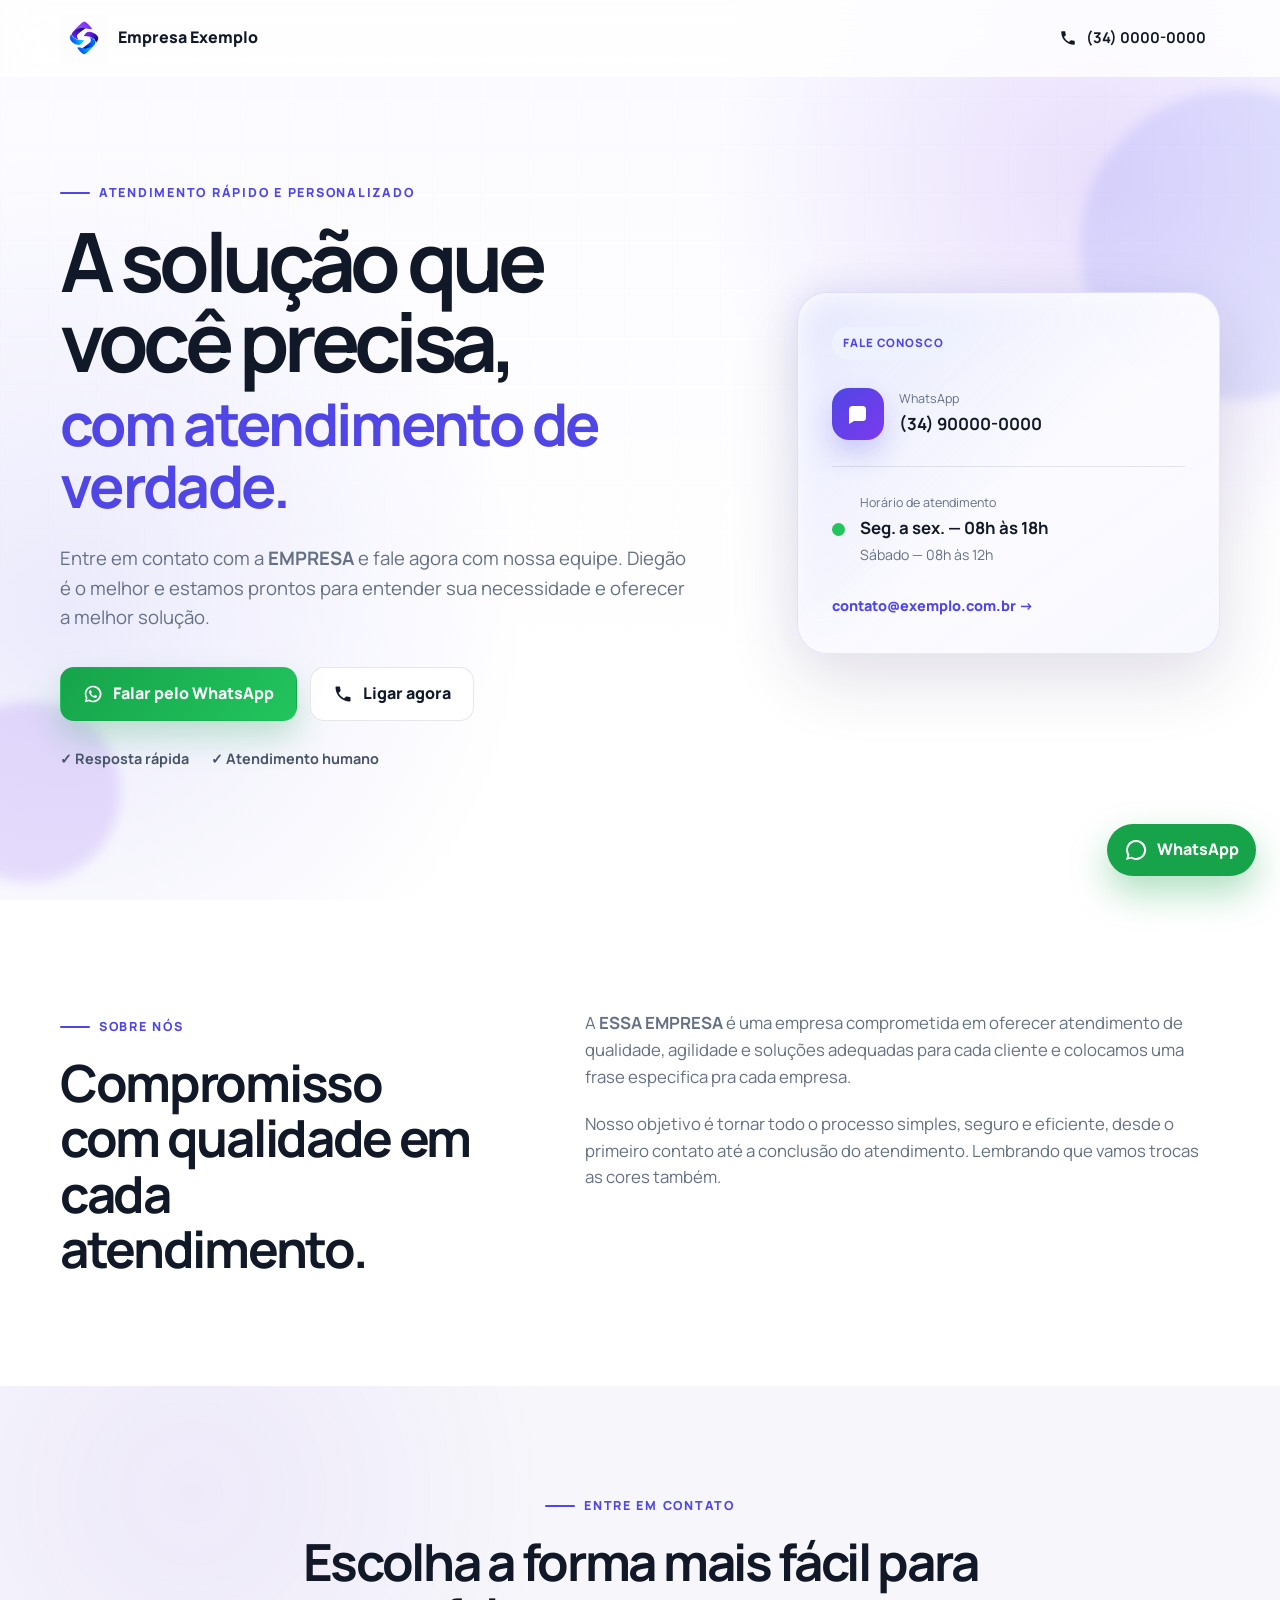
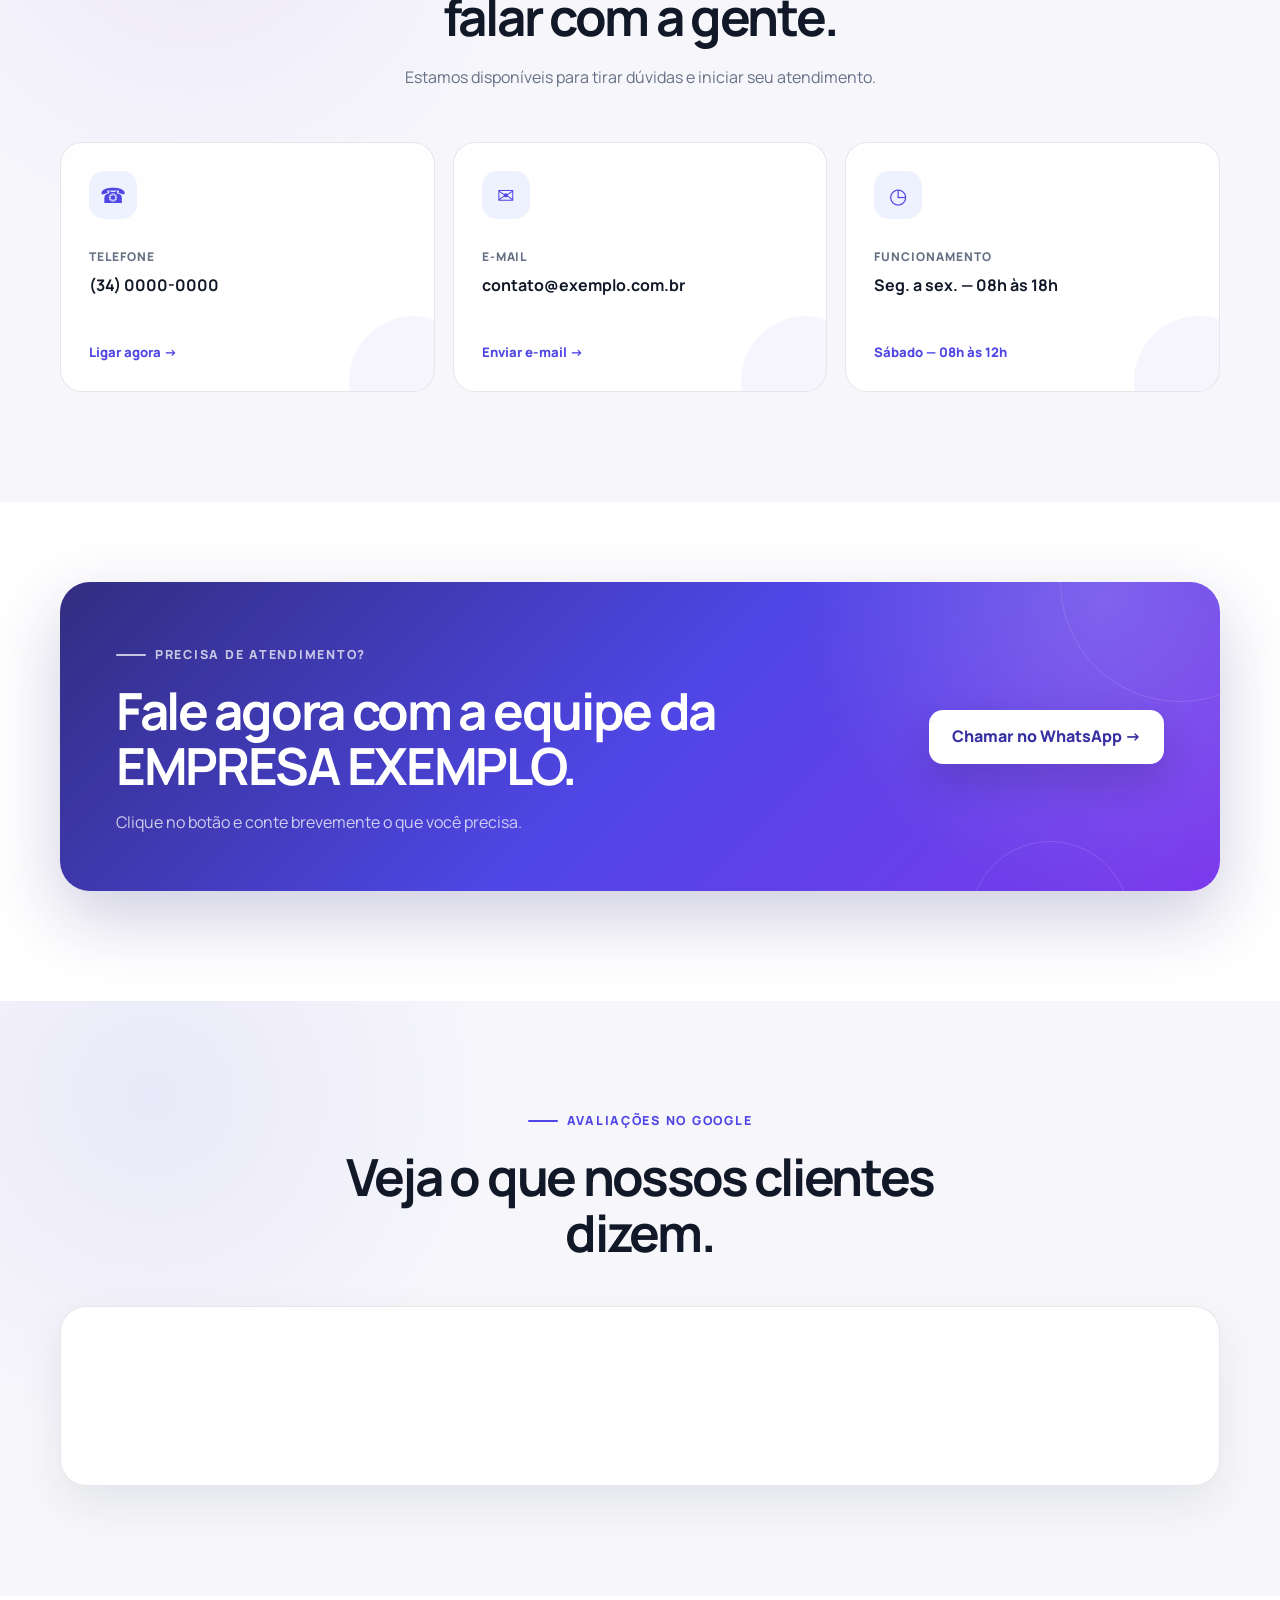
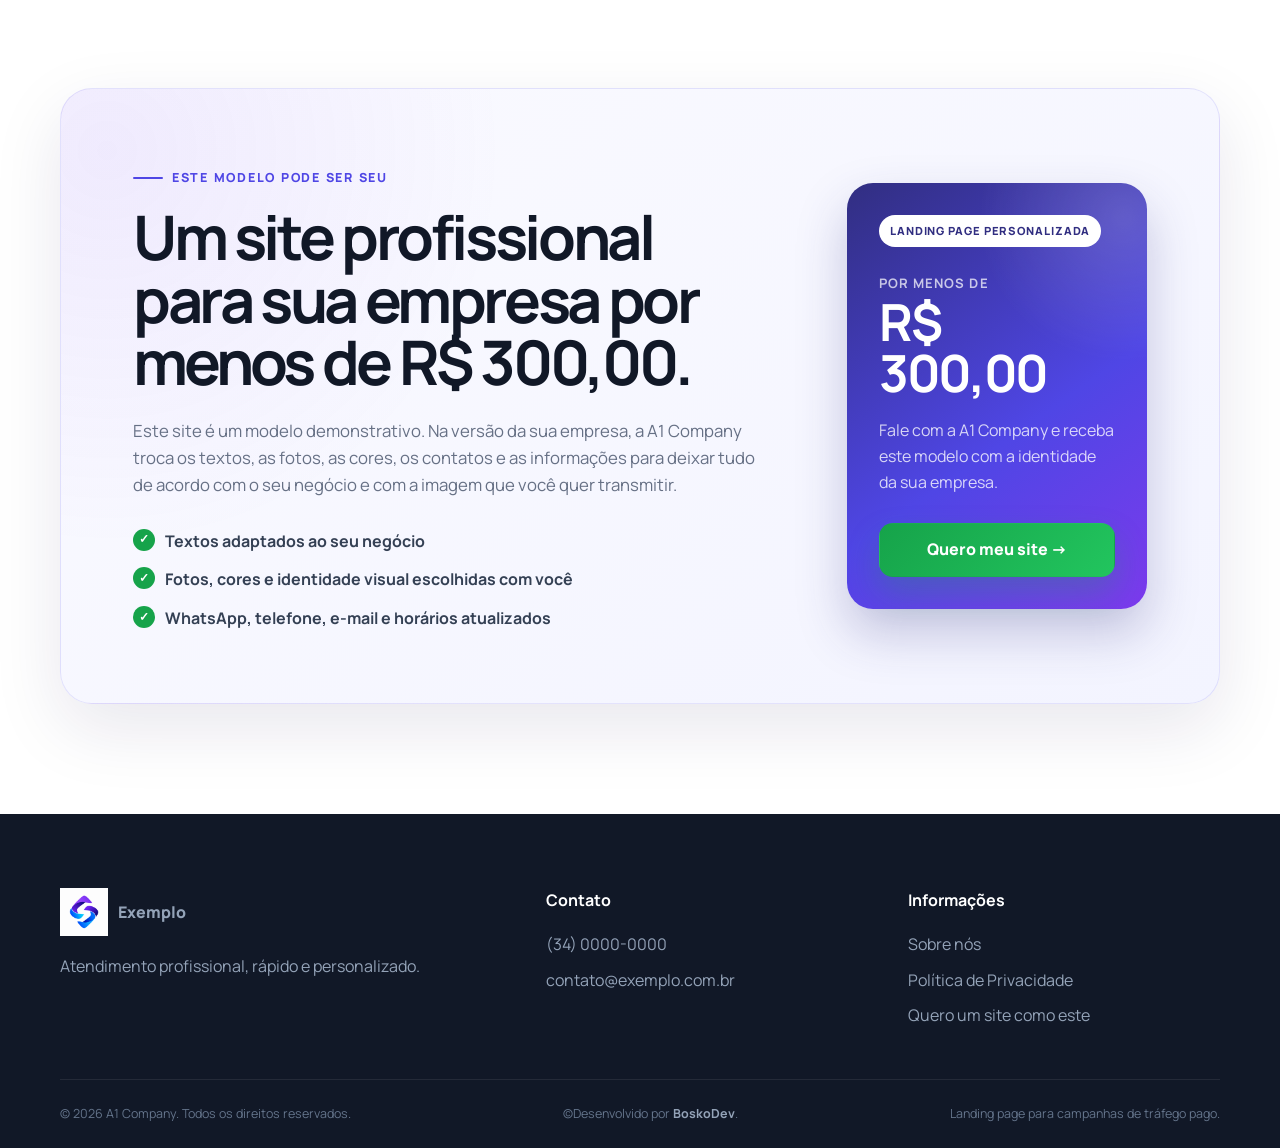
<file: index.html>
<!DOCTYPE html>
<html lang="pt-BR">
<head>
  <meta charset="UTF-8">
  <meta name="viewport" content="width=device-width, initial-scale=1.0">
  <title>Empresa Exemplo | Atendimento rápido do Diego</title>
  <meta name="description" content="Fale com a equipe da Exemplo por telefone, WhatsApp ou e-mail. Atendimento rápido e personalizado.">
  <meta name="theme-color" content="#4f46e5">
  <link rel="icon" href="assets/img/favicon.svg" type="image/svg+xml">
  <link rel="stylesheet" href="assets/css/style.css">

  <!-- Cole aqui Google Tag Manager, Google Analytics e Meta Pixel. -->
</head>
<body>
  <a class="pular-conteudo" href="#conteudo">Ir para o conteúdo</a>

  <header class="cabecalho">
    <div class="limite cabecalho-interno">
      <a class="marca" href="#inicio" aria-label="Exemplo - início">
        <img
          class="marca-logo"
          src="assets/img/logo.png"
          alt="Logo da Empresa Exemplo"
        >
        <span>Empresa Exemplo</span>
      </a>

      <a class="cabecalho-telefone" href="tel:+553400000000" data-track="telefone_cabecalho">
        <svg viewBox="0 0 24 24" aria-hidden="true"><path d="M6.6 10.8a15.5 15.5 0 0 0 6.6 6.6l2.2-2.2a1 1 0 0 1 1-.2c1.1.4 2.3.6 3.6.6a1 1 0 0 1 1 1V20a1 1 0 0 1-1 1C10.6 21 3 13.4 3 4a1 1 0 0 1 1-1h3.5a1 1 0 0 1 1 1c0 1.2.2 2.4.6 3.6a1 1 0 0 1-.3 1Z"/></svg>
        <span>(34) 0000-0000</span>
      </a>
    </div>
  </header>

  <main id="conteudo">
    <section class="abertura" id="inicio">
      <div class="decoracao-borrao decoracao-direita"></div>
      <div class="decoracao-borrao decoracao-esquerda"></div>

      <div class="limite abertura-grade">
        <div class="abertura-conteudo">
          <span class="rotulo-secao entrada-inicial">Atendimento rápido e personalizado</span>

          <h1 class="entrada-inicial atraso-1">
            A solução que você precisa,
            <span class="abertura-frase">com atendimento de verdade.</span>
          </h1>

          <p class="abertura-descricao entrada-inicial atraso-2">
            Entre em contato com a <strong>EMPRESA</strong> e fale agora com nossa equipe.
            Diegão é o melhor e estamos prontos para entender sua necessidade e oferecer a melhor solução.
          </p>

          <div class="abertura-botoes entrada-inicial atraso-3">
            <a class="botao botao-whatsapp" data-whatsapp data-track="whatsapp_hero"
               href="https://wa.me/5534900000000?text=Ol%C3%A1%2C%20vim%20pelo%20site%20da%20Exemplo%20e%20gostaria%20de%20mais%20informa%C3%A7%C3%B5es."
               target="_blank" rel="noopener noreferrer">
              <svg viewBox="0 0 24 24" aria-hidden="true"><path d="M12 2a10 10 0 0 0-8.6 15L2 22l5.1-1.4A10 10 0 1 0 12 2Zm0 18a8 8 0 0 1-4-1.1l-.3-.2-3 .9.8-3-.2-.3A8 8 0 1 1 12 20Zm4.4-6c-.2-.1-1.4-.7-1.6-.8-.2-.1-.4-.1-.5.1l-.8 1c-.1.1-.3.2-.5.1-1.4-.6-2.4-1.5-3.2-2.8-.1-.2 0-.4.1-.5l.4-.5.2-.4c.1-.2 0-.3 0-.4L9.8 8c-.2-.5-.5-.4-.6-.4h-.5c-.2 0-.4.1-.7.3-.2.2-.8.8-.8 2s.9 2.3 1 2.5c.1.2 1.7 2.6 4.1 3.6.6.3 1 .4 1.4.5.6.2 1.1.2 1.5.1.5-.1 1.4-.6 1.6-1.1.2-.6.2-1 .1-1.1l-.5-.4Z"/></svg>
              Falar pelo WhatsApp
            </a>

            <a class="botao botao-neutro" href="tel:+553400000000" data-track="telefone_hero">
              <svg viewBox="0 0 24 24" aria-hidden="true"><path d="M6.6 10.8a15.5 15.5 0 0 0 6.6 6.6l2.2-2.2a1 1 0 0 1 1-.2c1.1.4 2.3.6 3.6.6a1 1 0 0 1 1 1V20a1 1 0 0 1-1 1C10.6 21 3 13.4 3 4a1 1 0 0 1 1-1h3.5a1 1 0 0 1 1 1c0 1.2.2 2.4.6 3.6a1 1 0 0 1-.3 1Z"/></svg>
              Ligar agora
            </a>
          </div>

          <div class="abertura-vantagens entrada-inicial atraso-4">
            <span>✓ Resposta rápida</span>
            <span>✓ Atendimento humano</span>
          </div>
        </div>

        <aside class="contato-resumo entrada-inicial atraso-2">
          <span class="contato-resumo-etiqueta">Fale conosco</span>

          <div class="contato-resumo-linha">
            <span class="contato-resumo-icone">
              <svg viewBox="0 0 24 24" aria-hidden="true"><path d="M20 15.5a3.5 3.5 0 0 1-3.5 3.5H8l-5 3V7.5A3.5 3.5 0 0 1 6.5 4h10A3.5 3.5 0 0 1 20 7.5Z"/></svg>
            </span>
            <div>
              <small>WhatsApp</small>
              <strong>(34) 90000-0000</strong>
            </div>
          </div>

          <hr>

          <div class="contato-resumo-linha">
            <span class="status-online"></span>
            <div>
              <small>Horário de atendimento</small>
              <strong>Seg. a sex. — 08h às 18h</strong>
              <p>Sábado — 08h às 12h</p>
            </div>
          </div>

          <a class="contato-email" href="mailto:contato@exemplo.com.br" data-track="email_destaque">
            contato@exemplo.com.br →
          </a>
        </aside>
      </div>
    </section>

    <section class="secao" id="sobre" aria-labelledby="sobre-titulo">
      <div class="limite sobre-grade">
        <div class="titulo-secao aparece-ao-rolar">
          <span class="rotulo-secao">Sobre nós</span>
          <h2 id="sobre-titulo">Compromisso com qualidade em cada atendimento.</h2>
        </div>

        <div class="sobre-conteudo aparece-ao-rolar">
          <p>
            A <strong>ESSA EMPRESA</strong> é uma empresa comprometida em oferecer
            atendimento de qualidade, agilidade e soluções adequadas para cada cliente e colocamos uma frase especifica
            pra cada empresa.
          </p>
          <p>
            Nosso objetivo é tornar todo o processo simples, seguro e eficiente,
            desde o primeiro contato até a conclusão do atendimento. Lembrando que vamos trocas as cores também.
          </p>

          
        </div>
      </div>
    </section>

    <section class="secao contatos" id="contato" aria-labelledby="contato-titulo">
      <div class="limite">
        <div class="titulo-secao texto-centralizado aparece-ao-rolar">
          <span class="rotulo-secao">Entre em contato</span>
          <h2 id="contato-titulo">Escolha a forma mais fácil para falar com a gente.</h2>
          <p>Estamos disponíveis para tirar dúvidas e iniciar seu atendimento.</p>
        </div>

        <div class="contatos-grade">
          <a class="contato-opcao aparece-ao-rolar" href="tel:+553400000000" data-track="telefone_card">
            <span class="contato-opcao-icone">☎</span>
            <small>Telefone</small>
            <strong>(34) 0000-0000</strong>
            <span>Ligar agora →</span>
          </a>

        

          <a class="contato-opcao aparece-ao-rolar" href="mailto:contato@exemplo.com.br" data-track="email_card">
            <span class="contato-opcao-icone">✉</span>
            <small>E-mail</small>
            <strong>contato@exemplo.com.br</strong>
            <span>Enviar e-mail →</span>
          </a>

          <article class="contato-opcao aparece-ao-rolar">
            <span class="contato-opcao-icone">◷</span>
            <small>Funcionamento</small>
            <strong>Seg. a sex. — 08h às 18h</strong>
            <span>Sábado — 08h às 12h</span>
          </article>
        </div>
      </div>
    </section>

    <section class="secao chamada-final" aria-labelledby="cta-atendimento-titulo">
      <div class="limite">
        <div class="chamada-box aparece-ao-rolar">
          <div>
            <span class="rotulo-secao">Precisa de atendimento?</span>
            <h2 id="cta-atendimento-titulo">Fale agora com a equipe da EMPRESA EXEMPLO.</h2>
            <p>Clique no botão e conte brevemente o que você precisa.</p>
          </div>

          <a class="botao botao-claro" data-whatsapp data-track="whatsapp_final"
             href="https://wa.me/5534900000000?text=Ol%C3%A1%2C%20vim%20pelo%20site%20da%20Exemplo%20e%20gostaria%20de%20mais%20informa%C3%A7%C3%B5es."
             target="_blank" rel="noopener noreferrer">
            Chamar no WhatsApp →
          </a>
        </div>
      </div>
    </section>


    <section class="secao avaliacoes" id="avaliacoes" aria-labelledby="avaliacoes-titulo">
      <div class="limite">
        <div class="titulo-secao texto-centralizado aparece-ao-rolar">
          <span class="rotulo-secao">Avaliações no Google</span>
          <h2 id="avaliacoes-titulo">Veja o que nossos clientes dizem.</h2>
         
        </div>

        <div class="avaliacoes-widget aparece-ao-rolar" id="trustindex-widget-area">
          <!-- Widget oficial configurado no painel da Trustindex -->
          <script defer async src="https://cdn.trustindex.io/loader.js?faac90074679849b6e66179df6a"></script>
        </div>

       
      </div>
    </section>

    <section class="secao oferta-site-secao" id="site-personalizado" aria-labelledby="site-personalizado-titulo">
      <div class="limite">
        <div class="oferta-site-box aparece-ao-rolar">
          <div class="oferta-site-conteudo">
            <span class="rotulo-secao">Este modelo pode ser seu</span>
            <h2 id="site-personalizado-titulo">
              Um site profissional para sua empresa por menos de R$ 300,00.
            </h2>
            <p>
              Este site é um modelo demonstrativo. Na versão da sua empresa, a A1 Company
              troca os textos, as fotos, as cores, os contatos e as informações para deixar
              tudo de acordo com o seu negócio e com a imagem que você quer transmitir.
            </p>

            <ul class="oferta-site-itens" aria-label="Itens incluídos na personalização">
              <li>Textos adaptados ao seu negócio</li>
              <li>Fotos, cores e identidade visual escolhidas com você</li>
              <li>WhatsApp, telefone, e-mail e horários atualizados</li>
            </ul>
          </div>

          <aside class="oferta-site-card" aria-label="Oferta de landing page personalizada">
            <span class="oferta-site-etiqueta">Landing page personalizada</span>
            <p class="oferta-site-preco">
              <small>por menos de</small>
              <strong>R$ 300,00</strong>
            </p>
            <p>
              Fale com a A1 Company e receba este modelo com a identidade da sua empresa.
            </p>

            <!-- Substitua o número abaixo pelo WhatsApp oficial da BoskoDev. -->
            <a class="botao botao-whatsapp oferta-site-botao" data-whatsapp data-track="whatsapp_boskodev"
               href="https://wa.me/5534900000000?text=Ol%C3%A1%2C%20vi%20o%20modelo%20de%20landing%20page%20e%20quero%20personalizar%20um%20site%20para%20minha%20empresa."
               target="_blank" rel="noopener noreferrer">
              Quero meu site →
            </a>
          </aside>
        </div>
      </div>
    </section>

  </main>

  <footer class="rodape">
    <div class="limite rodape-grade">
      <div class="rodape-resumo">
        <a class="marca rodape-marca" href="#inicio" aria-label="Exemplo - voltar ao início">
          <img
          class="marca-logo"
          src="assets/img/logo.png"
          alt="Logo da Empresa Exemplo"
        >
          <span>Exemplo</span>
        </a>
        <p>Atendimento profissional, rápido e personalizado.</p>
      </div>

      <address class="rodape-coluna" aria-labelledby="footer-contato-titulo">
        <h2 class="rodape-titulo" id="footer-contato-titulo">Contato</h2>
        <a href="tel:+553400000000">(34) 0000-0000</a>
        <a href="mailto:contato@exemplo.com.br">contato@exemplo.com.br</a>
      </address>

      <nav class="rodape-coluna" aria-labelledby="footer-informacoes-titulo">
        <h2 class="rodape-titulo" id="footer-informacoes-titulo">Informações</h2>
        <a href="#sobre">Sobre nós</a>
        <a href="politica-de-privacidade.html">Política de Privacidade</a>
        <a href="#site-personalizado">Quero um site como este</a>
      </nav>
    </div>

    <div class="limite rodape-base">
      <span>© <span class="ano-atual"></span> A1 Company. Todos os direitos reservados.</span>
      <span>©Desenvolvido por <strong>BoskoDev</strong>.</span>
      <span>Landing page para campanhas de tráfego pago.</span>
    </div>
  </footer>

  <a class="whatsapp-flutuante" data-whatsapp data-track="whatsapp_flutuante"
     href="https://wa.me/5534900000000?text=Ol%C3%A1%2C%20vim%20pelo%20site%20da%20Exemplo%20e%20gostaria%20de%20mais%20informa%C3%A7%C3%B5es."
     target="_blank" rel="noopener noreferrer" aria-label="Falar pelo WhatsApp">
    <svg viewBox="0 0 24 24" aria-hidden="true"><path d="M12 2a10 10 0 0 0-8.6 15L2 22l5.1-1.4A10 10 0 1 0 12 2Zm0 18a8 8 0 0 1-4-1.1l-.3-.2-3 .9.8-3-.2-.3A8 8 0 1 1 12 20Z"/></svg>
    WhatsApp
  </a>

  <div class="contato-fixo-mobile">
    <a href="tel:+553400000000" data-track="telefone_mobile">☎ Ligar</a>
    <a data-whatsapp data-track="whatsapp_mobile"
       href="https://wa.me/5534900000000?text=Ol%C3%A1%2C%20vim%20pelo%20site%20da%20Exemplo%20e%20gostaria%20de%20mais%20informa%C3%A7%C3%B5es."
       target="_blank" rel="noopener noreferrer">WhatsApp</a>
  </div>

  <script src="assets/js/main.js" defer></script>
</body>
</html>
</file>
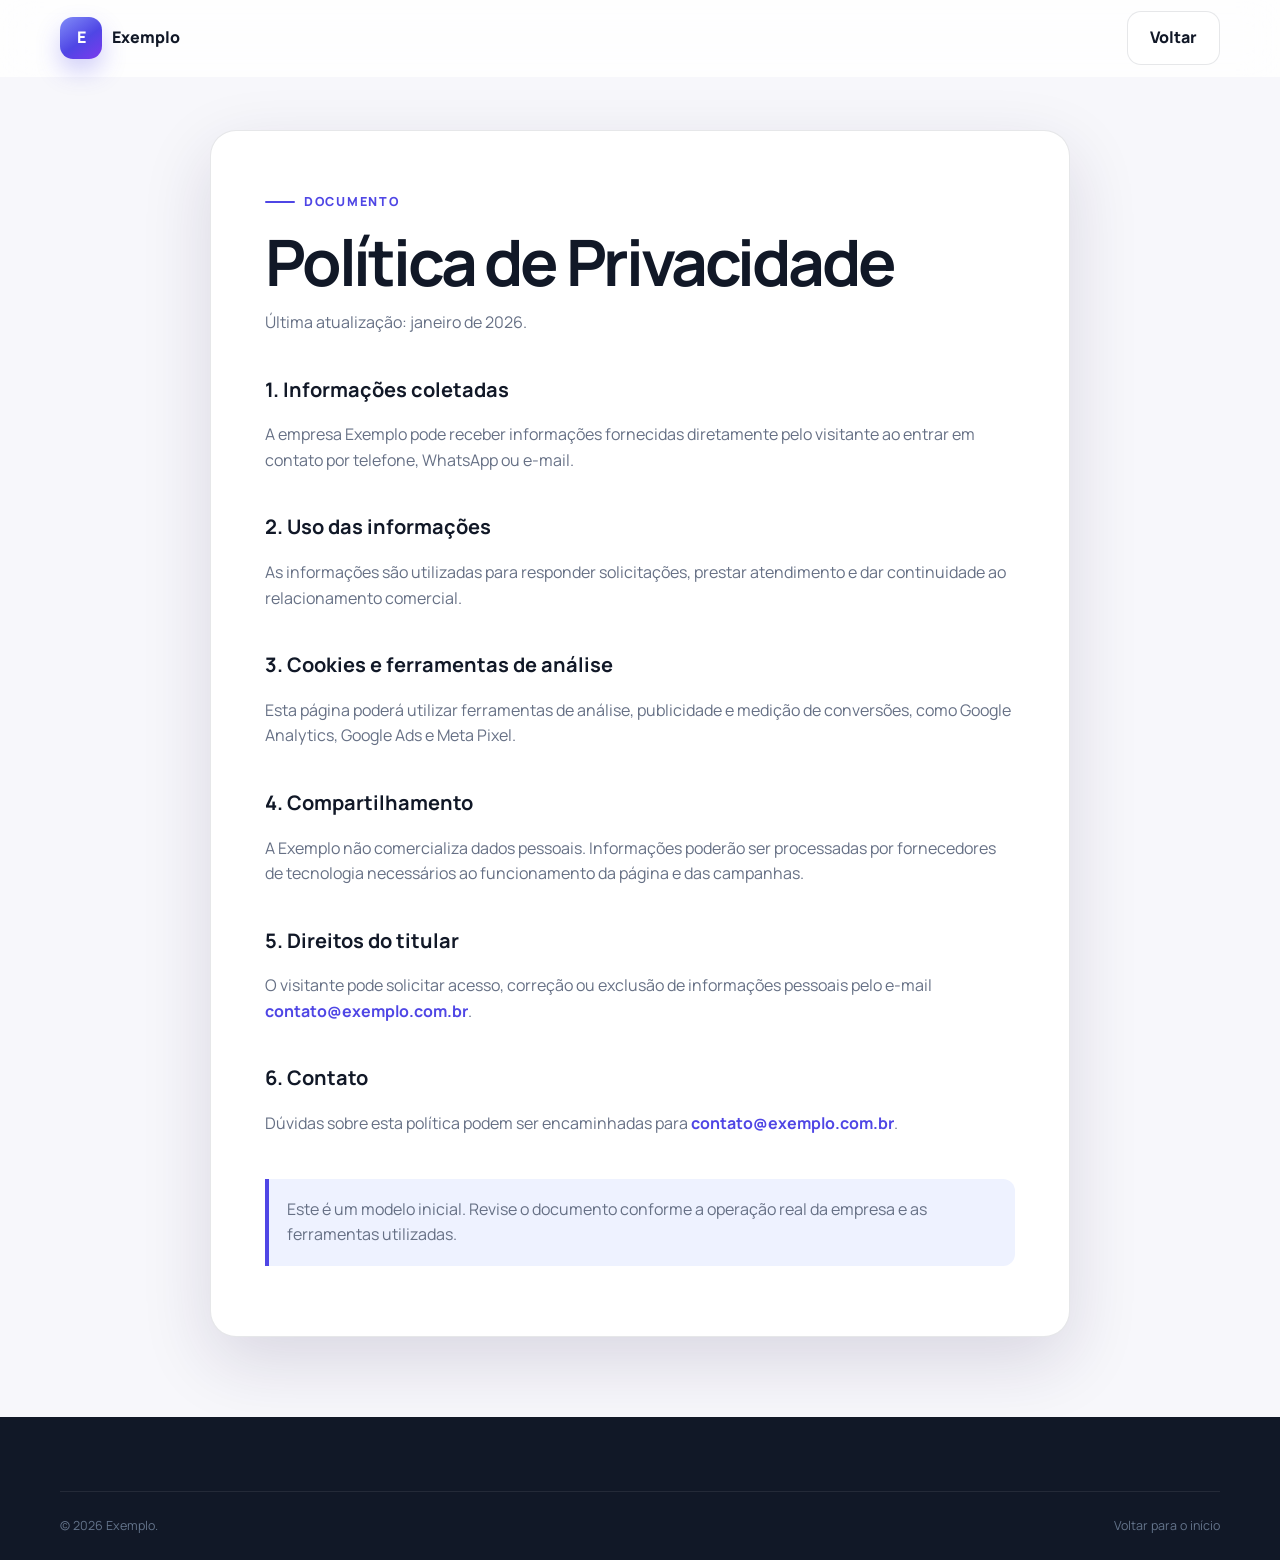
<file: politica-de-privacidade.html>
<!DOCTYPE html>
<html lang="pt-BR">
<head>
  <meta charset="UTF-8">
  <meta name="viewport" content="width=device-width, initial-scale=1.0">
  <title>Política de Privacidade | Exemplo</title>
  <meta name="description" content="Política de Privacidade da empresa Exemplo.">
  <link rel="icon" href="assets/img/favicon.svg" type="image/svg+xml">
  <link rel="stylesheet" href="assets/css/style.css">
</head>
<body class="pagina-privacidade">
  <header class="cabecalho">
    <div class="limite cabecalho-interno">
      <a class="marca" href="index.html">
        <span class="marca-simbolo">E</span>
        <span>Exemplo</span>
      </a>
      <a class="botao botao-neutro" href="index.html">Voltar</a>
    </div>
  </header>

  <main class="privacidade">
    <article class="limite privacidade-conteudo">
      <span class="rotulo-secao">Documento</span>
      <h1>Política de Privacidade</h1>
      <p>Última atualização: janeiro de 2026.</p>

      <h2>1. Informações coletadas</h2>
      <p>
        A empresa Exemplo pode receber informações fornecidas diretamente
        pelo visitante ao entrar em contato por telefone, WhatsApp ou e-mail.
      </p>

      <h2>2. Uso das informações</h2>
      <p>
        As informações são utilizadas para responder solicitações,
        prestar atendimento e dar continuidade ao relacionamento comercial.
      </p>

      <h2>3. Cookies e ferramentas de análise</h2>
      <p>
        Esta página poderá utilizar ferramentas de análise, publicidade e
        medição de conversões, como Google Analytics, Google Ads e Meta Pixel.
      </p>

      <h2>4. Compartilhamento</h2>
      <p>
        A Exemplo não comercializa dados pessoais. Informações poderão ser
        processadas por fornecedores de tecnologia necessários ao funcionamento
        da página e das campanhas.
      </p>

      <h2>5. Direitos do titular</h2>
      <p>
        O visitante pode solicitar acesso, correção ou exclusão de informações
        pessoais pelo e-mail
        <a href="mailto:contato@exemplo.com.br">contato@exemplo.com.br</a>.
      </p>

      <h2>6. Contato</h2>
      <p>
        Dúvidas sobre esta política podem ser encaminhadas para
        <a href="mailto:contato@exemplo.com.br">contato@exemplo.com.br</a>.
      </p>

      <p class="privacidade-aviso">
        Este é um modelo inicial. Revise o documento conforme a operação real
        da empresa e as ferramentas utilizadas.
      </p>
    </article>
  </main>

  <footer class="rodape">
    <div class="limite rodape-base">
      <span>© <span class="ano-atual"></span> Exemplo.</span>
      <a href="index.html">Voltar para o início</a>
    </div>
  </footer>

  <script src="assets/js/main.js" defer></script>
</body>
</html>
</file>
<file: assets/css/style.css>
@import url("https://fonts.googleapis.com/css2?family=Manrope:wght@400;500;600;700;800&display=swap");

/* =========================================================
   1. VARIÁVEIS DO TEMA
========================================================= */
:root {
  --cor-principal: #4f46e5;
  --cor-principal-escura: #3730a3;
  --cor-destaque: #7c3aed;
  --cor-whatsapp: #16a34a;
  --cor-whatsapp-clara: #22c55e;
  --cor-texto: #111827;
  --cor-texto-suave: #667085;
  --cor-fundo: #ffffff;
  --cor-fundo-suave: #f7f7fb;
  --cor-borda: rgba(17, 24, 39, 0.1);
  --sombra-card: 0 24px 70px rgba(32, 24, 74, 0.14);
  --largura-conteudo: 1160px;
}

/* =========================================================
   2. BASE E ACESSIBILIDADE
========================================================= */
*,
*::before,
*::after {
  box-sizing: border-box;
}

html {
  scroll-behavior: smooth;
}

body {
  min-width: 320px;
  margin: 0;
  color: var(--cor-texto);
  background: var(--cor-fundo);
  font-family: "Manrope", Arial, sans-serif;
  line-height: 1.6;
  -webkit-font-smoothing: antialiased;
}

body,
h1,
h2,
h3,
p {
  overflow-wrap: break-word;
}

a {
  color: inherit;
  text-decoration: none;
}

svg {
  display: block;
  fill: currentColor;
}

button,
a {
  -webkit-tap-highlight-color: transparent;
}

:focus-visible {
  outline: 3px solid rgba(79, 70, 229, 0.35);
  outline-offset: 4px;
}

.limite {
  width: min(calc(100% - 40px), var(--largura-conteudo));
  margin-inline: auto;
}

.secao {
  padding: 110px 0;
}

/* =========================================================
   3. COMPONENTES REUTILIZÁVEIS
========================================================= */
.pular-conteudo {
  position: fixed;
  top: 12px;
  left: 12px;
  z-index: 999;
  padding: 10px 14px;
  color: #fff;
  background: #111827;
  border-radius: 10px;
  transform: translateY(-160%);
  transition: transform 0.2s ease;
}

.pular-conteudo:focus {
  transform: translateY(0);
}

.marca {
  display: inline-flex;
  align-items: center;
  gap: 11px;
  font-weight: 800;
  text-decoration: none;
}

.marca-logo {
  display: block;
  width: 48px;
  height: 48px;
  object-fit: contain;
}

.marca-simbolo {
  display: grid;
  width: 42px;
  height: 42px;
  place-items: center;
  color: #fff;
  background: linear-gradient(145deg, #818cf8, var(--cor-principal) 55%, var(--cor-destaque));
  border-radius: 13px;
  box-shadow: 0 12px 24px rgba(79, 70, 229, 0.26);
}

.rotulo-secao {
  display: inline-flex;
  align-items: center;
  gap: 9px;
  margin-bottom: 18px;
  color: var(--cor-principal);
  font-size: 0.78rem;
  font-weight: 800;
  letter-spacing: 0.14em;
  text-transform: uppercase;
}

.rotulo-secao::before {
  width: 30px;
  height: 2px;
  content: "";
  background: currentColor;
  border-radius: 99px;
}

.titulo-secao h2 {
  max-width: 680px;
  margin: 0;
  font-size: clamp(2rem, 4vw, 3.35rem);
  line-height: 1.08;
  letter-spacing: -0.045em;
}

.titulo-secao p {
  max-width: 640px;
  margin: 20px 0 0;
  color: var(--cor-texto-suave);
}

.titulo-secao.texto-centralizado {
  display: grid;
  justify-items: center;
  text-align: center;
}

.botao {
  display: inline-flex;
  min-height: 54px;
  align-items: center;
  justify-content: center;
  gap: 10px;
  padding: 13px 22px;
  border: 1px solid transparent;
  border-radius: 14px;
  font: inherit;
  font-weight: 800;
  cursor: pointer;
  transition:
    transform 0.22s ease,
    box-shadow 0.22s ease,
    background 0.22s ease,
    border-color 0.22s ease;
}

.botao:hover {
  transform: translateY(-3px);
}

.botao svg {
  width: 20px;
  height: 20px;
}

.botao.botao-whatsapp {
  color: #fff;
  background: linear-gradient(135deg, var(--cor-whatsapp), var(--cor-whatsapp-clara));
  box-shadow: 0 16px 32px rgba(22, 163, 74, 0.25);
}

.botao.botao-neutro {
  background: rgba(255, 255, 255, 0.9);
  border-color: var(--cor-borda);
}

.botao.botao-neutro:hover {
  color: var(--cor-principal);
  box-shadow: 0 14px 28px rgba(17, 24, 39, 0.08);
}

.botao.botao-claro {
  color: var(--cor-principal-escura);
  background: #fff;
  box-shadow: 0 18px 40px rgba(28, 20, 66, 0.2);
}

/* =========================================================
   4. CABEÇALHO
========================================================= */
.cabecalho {
  position: fixed;
  inset: 0 0 auto;
  z-index: 100;
  background: rgba(255, 255, 255, 0.8);
  border-bottom: 1px solid transparent;
  backdrop-filter: blur(18px);
  transition:
    background 0.25s ease,
    border-color 0.25s ease,
    box-shadow 0.25s ease;
}

.cabecalho.cabecalho-rolagem {
  background: rgba(255, 255, 255, 0.95);
  border-color: var(--cor-borda);
  box-shadow: 0 10px 40px rgba(17, 24, 39, 0.08);
}

.cabecalho-interno {
  display: flex;
  min-height: 76px;
  align-items: center;
  justify-content: space-between;
  gap: 20px;
}

.cabecalho-telefone {
  display: inline-flex;
  align-items: center;
  gap: 9px;
  padding: 10px 14px;
  border-radius: 999px;
  font-size: 0.93rem;
  font-weight: 700;
  transition:
    color 0.2s ease,
    background 0.2s ease,
    transform 0.2s ease;
}

.cabecalho-telefone:hover {
  color: var(--cor-principal);
  background: #eef2ff;
  transform: translateY(-1px);
}

.cabecalho-telefone svg {
  width: 18px;
  height: 18px;
}

/* =========================================================
   5. ABERTURA
========================================================= */
.abertura {
  position: relative;
  display: grid;
  min-height: 100svh;
  align-items: center;
  padding: 136px 0 90px;
  overflow: hidden;
  background:
    radial-gradient(circle at 86% 20%, rgba(124, 58, 237, 0.15), transparent 30%),
    radial-gradient(circle at 5% 68%, rgba(79, 70, 229, 0.11), transparent 34%),
    linear-gradient(180deg, #fbfbff 0%, #fff 78%);
}

.abertura::before {
  position: absolute;
  inset: 0;
  content: "";
  opacity: 0.48;
  background-image:
    linear-gradient(rgba(79, 70, 229, 0.035) 1px, transparent 1px),
    linear-gradient(90deg, rgba(79, 70, 229, 0.035) 1px, transparent 1px);
  background-size: 48px 48px;
  mask-image: linear-gradient(to bottom, #000, transparent 88%);
}

.decoracao-borrao {
  position: absolute;
  border-radius: 50%;
  filter: blur(6px);
  animation: movimentoFundo 9s ease-in-out infinite alternate;
}

.decoracao-direita {
  top: 10%;
  right: -110px;
  width: 310px;
  height: 310px;
  background: rgba(129, 140, 248, 0.18);
}

.decoracao-esquerda {
  bottom: 2%;
  left: -60px;
  width: 180px;
  height: 180px;
  background: rgba(124, 58, 237, 0.14);
  animation-delay: -3s;
}

.abertura-grade {
  position: relative;
  z-index: 1;
  display: grid;
  grid-template-columns: minmax(0, 1.2fr) minmax(330px, 0.8fr);
  align-items: center;
  gap: clamp(50px, 8vw, 110px);
}

.abertura-conteudo {
  max-width: 700px;
}

.abertura h1 {
  max-width: 780px;
  margin: 0;
  font-size: clamp(2.8rem, 6.4vw, 5.5rem);
  line-height: 0.98;
  letter-spacing: -0.065em;
}

.abertura-frase {
  display: block;
  margin-top: 12px;
  color: var(--cor-principal);
  font-size: 0.72em;
  line-height: 1.04;
  letter-spacing: -0.045em;
}

.abertura-descricao {
  max-width: 650px;
  margin: 28px 0 0;
  color: var(--cor-texto-suave);
  font-size: clamp(1rem, 1.6vw, 1.16rem);
}

.abertura-botoes {
  display: flex;
  flex-wrap: wrap;
  gap: 13px;
  margin-top: 34px;
}

.abertura-vantagens {
  display: flex;
  flex-wrap: wrap;
  gap: 22px;
  margin-top: 26px;
  color: #475467;
  font-size: 0.9rem;
  font-weight: 700;
}

.contato-resumo {
  position: relative;
  padding: 34px;
  background: linear-gradient(145deg, rgba(255, 255, 255, 0.97), rgba(247, 247, 255, 0.95));
  border: 1px solid rgba(79, 70, 229, 0.12);
  border-radius: 30px;
  box-shadow: var(--sombra-card);
  animation: flutuarCartao 5s ease-in-out infinite;
}

.contato-resumo::before {
  position: absolute;
  inset: -1px;
  z-index: -1;
  content: "";
  background: linear-gradient(135deg, rgba(129, 140, 248, 0.45), transparent 55%);
  border-radius: inherit;
  filter: blur(16px);
  opacity: 0.45;
}

.contato-resumo hr {
  height: 1px;
  margin: 26px 0;
  background: var(--cor-borda);
  border: 0;
}

.contato-resumo-etiqueta {
  display: inline-flex;
  margin-bottom: 28px;
  padding: 7px 11px;
  color: var(--cor-principal);
  background: #eef2ff;
  border-radius: 999px;
  font-size: 0.72rem;
  font-weight: 800;
  letter-spacing: 0.08em;
  text-transform: uppercase;
}

.contato-resumo-linha {
  display: flex;
  align-items: center;
  gap: 15px;
}

.contato-resumo-icone {
  display: grid;
  width: 52px;
  height: 52px;
  flex: 0 0 auto;
  place-items: center;
  color: #fff;
  background: linear-gradient(135deg, var(--cor-principal), var(--cor-destaque));
  border-radius: 17px;
  box-shadow: 0 14px 28px rgba(79, 70, 229, 0.24);
}

.contato-resumo-icone svg {
  width: 24px;
}

.contato-resumo-linha small {
  display: block;
  color: var(--cor-texto-suave);
  font-size: 0.78rem;
}

.contato-resumo-linha strong {
  display: block;
  margin-top: 2px;
  font-size: 1.05rem;
}

.contato-resumo-linha p {
  margin: 2px 0 0;
  color: var(--cor-texto-suave);
  font-size: 0.88rem;
}

.status-online {
  width: 13px;
  height: 13px;
  flex: 0 0 auto;
  background: var(--cor-whatsapp-clara);
  border-radius: 50%;
  animation: pulsarStatus 2s infinite;
}

.contato-email {
  display: inline-flex;
  margin-top: 28px;
  color: var(--cor-principal);
  font-size: 0.9rem;
  font-weight: 800;
}

/* =========================================================
   6. SOBRE A EMPRESA
========================================================= */
.sobre-grade {
  display: grid;
  grid-template-columns: minmax(0, 0.8fr) minmax(0, 1.2fr);
  gap: clamp(50px, 8vw, 120px);
}

.sobre-conteudo > p {
  margin: 0 0 20px;
  color: var(--cor-texto-suave);
  font-size: 1.05rem;
}

.sobre-pontos {
  display: grid;
  gap: 16px;
  margin-top: 34px;
}

.sobre-pontos article {
  display: grid;
  grid-template-columns: 50px 1fr;
  gap: 16px;
  padding: 22px;
  border: 1px solid var(--cor-borda);
  border-radius: 18px;
  transition:
    transform 0.22s ease,
    border-color 0.22s ease,
    box-shadow 0.22s ease;
}

.sobre-pontos article:hover {
  border-color: rgba(79, 70, 229, 0.23);
  box-shadow: 0 16px 35px rgba(17, 24, 39, 0.07);
  transform: translateY(-4px);
}

.sobre-pontos article > span {
  color: var(--cor-principal);
  font-size: 0.76rem;
  font-weight: 800;
  letter-spacing: 0.12em;
}

.sobre-pontos h3 {
  margin: 0 0 6px;
  font-size: 1rem;
}

.sobre-pontos p {
  margin: 0;
  color: var(--cor-texto-suave);
  font-size: 0.9rem;
}

/* =========================================================
   7. FORMAS DE CONTATO
========================================================= */
.contatos {
  background:
    radial-gradient(circle at 15% 15%, rgba(124, 58, 237, 0.07), transparent 30%),
    var(--cor-fundo-suave);
}

.contatos-grade {
  display: grid;
  grid-template-columns: repeat(3, minmax(0, 1fr));
  gap: 18px;
  margin-top: 52px;
}

.contato-opcao {
  position: relative;
  display: flex;
  min-height: 250px;
  flex-direction: column;
  align-items: flex-start;
  padding: 28px;
  overflow: hidden;
  background: rgba(255, 255, 255, 0.9);
  border: 1px solid var(--cor-borda);
  border-radius: 22px;
  transition:
    transform 0.24s ease,
    border-color 0.24s ease,
    box-shadow 0.24s ease;
}

.contato-opcao::after {
  position: absolute;
  right: -45px;
  bottom: -55px;
  width: 130px;
  height: 130px;
  content: "";
  background: rgba(79, 70, 229, 0.05);
  border-radius: 50%;
  transition: transform 0.25s ease;
}

.contato-opcao:hover {
  z-index: 2;
  border-color: rgba(79, 70, 229, 0.22);
  box-shadow: 0 22px 46px rgba(17, 24, 39, 0.1);
  transform: translateY(-8px);
}

.contato-opcao:hover::after {
  transform: scale(1.35);
}

.contato-opcao.contato-principal {
  color: #fff;
  background: linear-gradient(145deg, var(--cor-principal), var(--cor-destaque));
  border-color: transparent;
  box-shadow: 0 22px 48px rgba(79, 70, 229, 0.24);
}

.etiqueta-rapida {
  position: absolute;
  top: 16px;
  right: 16px;
  padding: 5px 9px;
  color: #166534;
  background: #dcfce7;
  border-radius: 999px;
  font-size: 0.65rem;
  text-transform: uppercase;
}

.contato-opcao-icone {
  display: grid;
  width: 48px;
  height: 48px;
  place-items: center;
  margin-bottom: 28px;
  color: var(--cor-principal);
  background: #eef2ff;
  border-radius: 15px;
  font-size: 1.3rem;
}

.contato-principal .contato-opcao-icone {
  color: #fff;
  background: rgba(255, 255, 255, 0.15);
}

.contato-opcao small {
  color: var(--cor-texto-suave);
  font-size: 0.75rem;
  font-weight: 800;
  letter-spacing: 0.08em;
  text-transform: uppercase;
}

.contato-principal small {
  color: rgba(255, 255, 255, 0.75);
}

.contato-opcao strong {
  margin-top: 8px;
  line-height: 1.35;
  overflow-wrap: anywhere;
}

.contato-opcao > span:last-child {
  margin-top: auto;
  padding-top: 24px;
  color: var(--cor-principal);
  font-size: 0.82rem;
  font-weight: 800;
}

.contato-principal > span:last-child {
  color: #fff;
}

/* =========================================================
   8. CHAMADA DE ATENDIMENTO
========================================================= */
.chamada-final {
  padding-top: 80px;
}

.chamada-box {
  position: relative;
  display: flex;
  align-items: center;
  justify-content: space-between;
  gap: 40px;
  padding: 56px;
  overflow: hidden;
  color: #fff;
  background:
    radial-gradient(circle at 90% 5%, rgba(255, 255, 255, 0.18), transparent 28%),
    linear-gradient(135deg, #312e81, var(--cor-principal) 50%, var(--cor-destaque));
  border-radius: 30px;
  box-shadow: 0 26px 70px rgba(49, 46, 129, 0.24);
}

.chamada-box::before,
.chamada-box::after {
  position: absolute;
  content: "";
  border: 1px solid rgba(255, 255, 255, 0.13);
  border-radius: 50%;
}

.chamada-box::before {
  top: -120px;
  right: -80px;
  width: 240px;
  height: 240px;
}

.chamada-box::after {
  right: 90px;
  bottom: -110px;
  width: 160px;
  height: 160px;
}

.chamada-box > * {
  position: relative;
  z-index: 1;
}

.chamada-box .rotulo-secao {
  color: rgba(255, 255, 255, 0.72);
}

.chamada-box h2 {
  max-width: 680px;
  margin: 0;
  font-size: clamp(2rem, 4vw, 3.2rem);
  line-height: 1.06;
  letter-spacing: -0.045em;
}

.chamada-box p {
  margin: 18px 0 0;
  color: rgba(255, 255, 255, 0.75);
}

/* =========================================================
   9. AVALIAÇÕES
========================================================= */
.avaliacoes {
  position: relative;
  overflow: hidden;
  background:
    radial-gradient(circle at 12% 16%, rgba(79, 70, 229, 0.08), transparent 30%),
    var(--cor-fundo-suave);
}

.avaliacoes-widget {
  position: relative;
  min-height: 180px;
  margin-top: 46px;
  padding: 28px;
  overflow: hidden;
  background: #fff;
  border: 1px solid var(--cor-borda);
  border-radius: 26px;
  box-shadow: 0 18px 44px rgba(17, 24, 39, 0.08);
}

.avaliacoes-observacao {
  max-width: 780px;
  margin: 18px auto 0;
  color: var(--cor-texto-suave);
  font-size: 0.78rem;
  text-align: center;
}

/* =========================================================
   10. OFERTA DO SITE
========================================================= */
.oferta-site-secao {
  position: relative;
  padding-top: 92px;
  background: #fff;
}

.oferta-site-box {
  display: grid;
  grid-template-columns: minmax(0, 1.45fr) minmax(300px, 0.55fr);
  gap: clamp(36px, 6vw, 72px);
  align-items: center;
  padding: clamp(36px, 6vw, 72px);
  background:
    radial-gradient(circle at 4% 10%, rgba(124, 58, 237, 0.08), transparent 32%),
    linear-gradient(145deg, #fafaff, #f3f4ff);
  border: 1px solid rgba(79, 70, 229, 0.12);
  border-radius: 32px;
  box-shadow: 0 24px 70px rgba(32, 24, 74, 0.1);
}

.oferta-site-conteudo h2 {
  max-width: 760px;
  margin: 0;
  font-size: clamp(2.2rem, 4.8vw, 4.2rem);
  line-height: 1.02;
  letter-spacing: -0.055em;
}

.oferta-site-conteudo > p {
  max-width: 760px;
  margin: 24px 0 0;
  color: var(--cor-texto-suave);
  font-size: 1.05rem;
}

.oferta-site-itens {
  display: grid;
  gap: 13px;
  margin: 30px 0 0;
  padding: 0;
  list-style: none;
}

.oferta-site-itens li {
  position: relative;
  padding-left: 32px;
  color: #344054;
  font-weight: 700;
}

.oferta-site-itens li::before {
  position: absolute;
  top: 0;
  left: 0;
  display: grid;
  width: 22px;
  height: 22px;
  place-items: center;
  content: "✓";
  color: #fff;
  background: var(--cor-whatsapp);
  border-radius: 50%;
  font-size: 0.72rem;
}

.oferta-site-card {
  padding: 32px;
  color: #fff;
  background:
    radial-gradient(circle at 92% 8%, rgba(255, 255, 255, 0.16), transparent 30%),
    linear-gradient(145deg, #312e81, var(--cor-principal) 58%, var(--cor-destaque));
  border-radius: 26px;
  box-shadow: 0 24px 50px rgba(49, 46, 129, 0.25);
}

.oferta-site-etiqueta {
  display: inline-flex;
  padding: 7px 11px;
  color: #312e81;
  background: #fff;
  border-radius: 999px;
  font-size: 0.7rem;
  font-weight: 800;
  letter-spacing: 0.08em;
  text-transform: uppercase;
}

.oferta-site-preco {
  display: grid;
  gap: 2px;
  margin: 26px 0 0;
}

.oferta-site-preco small {
  color: rgba(255, 255, 255, 0.72);
  font-size: 0.82rem;
  font-weight: 700;
  letter-spacing: 0.08em;
  text-transform: uppercase;
}

.oferta-site-preco strong {
  font-size: clamp(2.35rem, 4vw, 3.35rem);
  line-height: 1;
  letter-spacing: -0.045em;
}

.oferta-site-card > p:not(.oferta-site-preco) {
  margin: 20px 0 0;
  color: rgba(255, 255, 255, 0.78);
}

.oferta-site-botao {
  width: 100%;
  margin-top: 28px;
}

/* =========================================================
   11. RODAPÉ
========================================================= */
.rodape {
  padding: 74px 0 24px;
  color: #cbd5e1;
  background: #111827;
}

.rodape-grade {
  display: grid;
  grid-template-columns: 1.4fr 1fr 1fr;
  gap: 50px;
  padding-bottom: 50px;
}

.rodape-resumo p {
  max-width: 390px;
  margin: 18px 0 0;
  color: #94a3b8;
}

.rodape-marca {
  color: #fff;
}

.rodape-coluna {
  display: flex;
  flex-direction: column;
  align-items: flex-start;
  gap: 10px;
  margin: 0;
  font-style: normal;
}

.rodape-titulo {
  margin: 0 0 8px;
  color: #fff;
  font-size: 1rem;
}

.rodape-grade a {
  color: #94a3b8;
}

.rodape-grade a:hover {
  color: #fff;
}

.rodape-base {
  display: flex;
  justify-content: space-between;
  gap: 20px;
  padding-top: 24px;
  color: #64748b;
  border-top: 1px solid rgba(255, 255, 255, 0.08);
  font-size: 0.78rem;
}

.rodape-base strong {
  color: #94a3b8;
}

/* =========================================================
   12. CONTATO FIXO
========================================================= */
.whatsapp-flutuante {
  position: fixed;
  right: 24px;
  bottom: 24px;
  z-index: 90;
  display: inline-flex;
  min-height: 52px;
  align-items: center;
  gap: 9px;
  padding: 12px 17px;
  color: #fff;
  background: var(--cor-whatsapp);
  border-radius: 999px;
  box-shadow: 0 16px 36px rgba(22, 163, 74, 0.35);
  font-weight: 800;
  animation: pulsarWhatsapp 2.8s ease-in-out infinite;
}

.whatsapp-flutuante svg {
  width: 24px;
  height: 24px;
}

.contato-fixo-mobile {
  display: none;
}

/* =========================================================
   13. POLÍTICA DE PRIVACIDADE
========================================================= */
.pagina-privacidade {
  background: var(--cor-fundo-suave);
}

.privacidade {
  padding: 130px 0 80px;
}

.privacidade-conteudo {
  max-width: 860px;
  padding: 54px;
  background: #fff;
  border: 1px solid var(--cor-borda);
  border-radius: 26px;
  box-shadow: var(--sombra-card);
}

.privacidade-conteudo h1 {
  margin: 0;
  font-size: clamp(2.2rem, 5vw, 4rem);
  line-height: 1;
  letter-spacing: -0.05em;
}

.privacidade-conteudo h2 {
  margin-top: 38px;
  font-size: 1.25rem;
}

.privacidade-conteudo p {
  color: var(--cor-texto-suave);
}

.privacidade-conteudo a {
  color: var(--cor-principal);
  font-weight: 700;
}

.privacidade-aviso {
  margin-top: 42px;
  padding: 18px;
  background: #eef2ff;
  border-left: 4px solid var(--cor-principal);
  border-radius: 0 12px 12px 0;
}

/* =========================================================
   14. ANIMAÇÕES
========================================================= */
.entrada-inicial {
  opacity: 0;
  animation: entradaSuave 0.8s ease forwards;
}

.atraso-1 {
  animation-delay: 0.12s;
}

.atraso-2 {
  animation-delay: 0.24s;
}

.atraso-3 {
  animation-delay: 0.36s;
}

.atraso-4 {
  animation-delay: 0.48s;
}

.aparece-ao-rolar {
  opacity: 0;
  transform: translateY(30px);
  transition:
    opacity 0.75s ease,
    transform 0.75s ease;
}

.aparece-ao-rolar.esta-visivel {
  opacity: 1;
  transform: translateY(0);
}

@keyframes entradaSuave {
  from {
    opacity: 0;
    transform: translateY(26px);
  }

  to {
    opacity: 1;
    transform: translateY(0);
  }
}

@keyframes movimentoFundo {
  from {
    transform: translate3d(0, -8px, 0) scale(1);
  }

  to {
    transform: translate3d(-22px, 20px, 0) scale(1.08);
  }
}

@keyframes flutuarCartao {
  0%,
  100% {
    transform: rotate(1.5deg) translateY(0);
  }

  50% {
    transform: rotate(0.5deg) translateY(-10px);
  }
}

@keyframes pulsarStatus {
  0%,
  100% {
    box-shadow: 0 0 0 5px rgba(34, 197, 94, 0.11);
  }

  50% {
    box-shadow: 0 0 0 9px rgba(34, 197, 94, 0.03);
  }
}

@keyframes pulsarWhatsapp {
  0%,
  100% {
    box-shadow: 0 16px 36px rgba(22, 163, 74, 0.34);
  }

  50% {
    box-shadow:
      0 16px 36px rgba(22, 163, 74, 0.34),
      0 0 0 10px rgba(22, 163, 74, 0.06);
  }
}

/* =========================================================
   15. TABLET
========================================================= */
@media (max-width: 980px) {
  .abertura-grade,
  .sobre-grade,
  .oferta-site-box {
    grid-template-columns: 1fr;
  }

  .abertura {
    min-height: auto;
    padding-top: 125px;
  }

  .contato-resumo {
    max-width: 560px;
    animation: none;
  }

  .contatos-grade {
    grid-template-columns: repeat(2, minmax(0, 1fr));
  }

  .chamada-box {
    align-items: flex-start;
    flex-direction: column;
  }

  .oferta-site-card {
    max-width: 520px;
  }

  .rodape-grade {
    grid-template-columns: 1fr 1fr;
  }

  .rodape-grade > :first-child {
    grid-column: 1 / -1;
  }
}

/* =========================================================
   16. CELULAR
========================================================= */
@media (max-width: 680px) {
  .limite {
    width: min(calc(100% - 28px), var(--largura-conteudo));
  }

  .cabecalho {
    position: absolute;
    background: transparent;
    backdrop-filter: none;
  }

  .cabecalho.cabecalho-rolagem {
    background: transparent;
    border-color: transparent;
    box-shadow: none;
  }

  .cabecalho-interno {
    min-height: 70px;
  }

  .cabecalho-telefone {
    width: 42px;
    height: 42px;
    justify-content: center;
    padding: 0;
    color: var(--cor-principal);
    background: #eef2ff;
  }

  .cabecalho-telefone span {
    display: none;
  }

  .abertura {
    padding: 106px 0 46px;
  }

  /* O resumo lateral pertence ao layout desktop. No celular, os botões já
     concentram as ações de contato e o card não deve reservar espaço. */
  .contato-resumo {
    display: none;
  }

  .abertura::before {
    background-size: 34px 34px;
  }

  .abertura h1 {
    font-size: clamp(2.55rem, 14vw, 4.2rem);
  }

  .abertura-frase {
    font-size: 0.68em;
  }

  .abertura-botoes {
    align-items: stretch;
    flex-direction: column;
  }

  .abertura-botoes .botao {
    width: 100%;
  }


  .secao {
    padding: 78px 0;
  }

  .titulo-secao h2 {
    font-size: clamp(2rem, 10vw, 2.8rem);
  }

  .contatos-grade {
    grid-template-columns: 1fr;
  }

  .contato-opcao {
    min-height: 220px;
  }

  .chamada-box {
    padding: 34px 24px;
    border-radius: 23px;
  }

  .chamada-box .botao {
    width: 100%;
  }

  .avaliacoes-widget {
    padding: 18px;
    border-radius: 22px;
  }

  .oferta-site-secao {
    padding-top: 68px;
  }

  .oferta-site-box {
    gap: 30px;
    padding: 28px 20px;
    border-radius: 24px;
  }

  .oferta-site-conteudo h2 {
    font-size: clamp(2.1rem, 11vw, 3rem);
  }

  .oferta-site-card {
    padding: 26px 22px;
    border-radius: 21px;
  }

  .rodape-grade {
    grid-template-columns: 1fr;
    gap: 34px;
  }

  .rodape-grade > :first-child {
    grid-column: auto;
  }

  .rodape-base {
    flex-direction: column;
  }

  .whatsapp-flutuante {
    display: none;
  }

  .contato-fixo-mobile {
    position: fixed;
    inset: auto 0 0;
    z-index: 100;
    display: grid;
    grid-template-columns: 1fr 1fr;
    padding: 9px;
    background: rgba(255, 255, 255, 0.95);
    border-top: 1px solid rgba(17, 24, 39, 0.1);
    box-shadow: 0 -12px 30px rgba(17, 24, 39, 0.1);
    backdrop-filter: blur(16px);
  }

  .contato-fixo-mobile a {
    display: flex;
    min-height: 48px;
    align-items: center;
    justify-content: center;
    border-radius: 12px;
    font-size: 0.84rem;
    font-weight: 800;
  }

  .contato-fixo-mobile a:last-child {
    color: #fff;
    background: var(--cor-whatsapp);
  }

  .rodape {
    padding-bottom: 92px;
  }

  .privacidade {
    padding-top: 100px;
  }

  .privacidade-conteudo {
    padding: 30px 22px;
  }
}

/* =========================================================
   17. MOVIMENTO REDUZIDO
========================================================= */
@media (prefers-reduced-motion: reduce) {
  html {
    scroll-behavior: auto;
  }

  *,
  *::before,
  *::after {
    animation-duration: 0.01ms !important;
    animation-iteration-count: 1 !important;
    transition-duration: 0.01ms !important;
  }

  .entrada-inicial,
  .aparece-ao-rolar {
    opacity: 1;
    transform: none;
  }
}

.marca {
  display: flex;
  align-items: center;
  gap: 10px;
  text-decoration: none;
}

.marca-logo {
  width: 48px;
  height: 48px;
  object-fit: contain;
  display: block;
}
</file>
